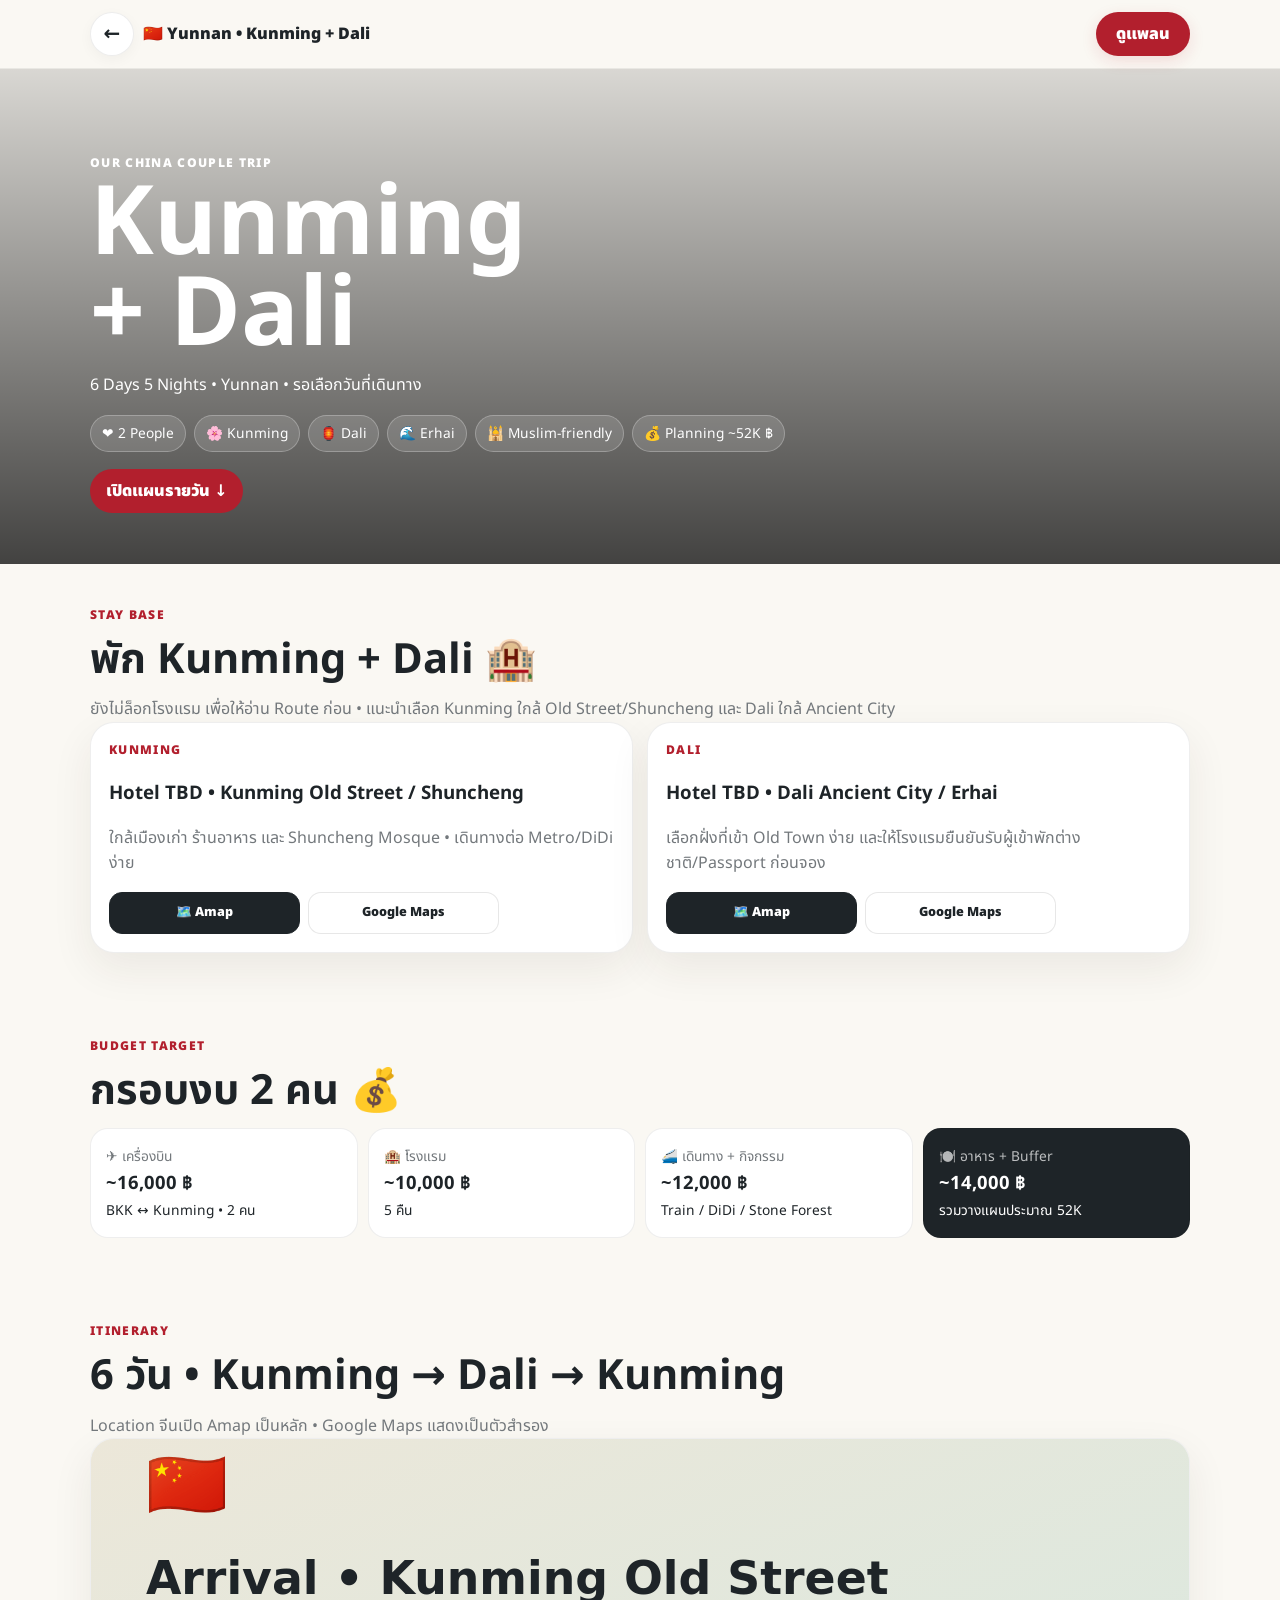
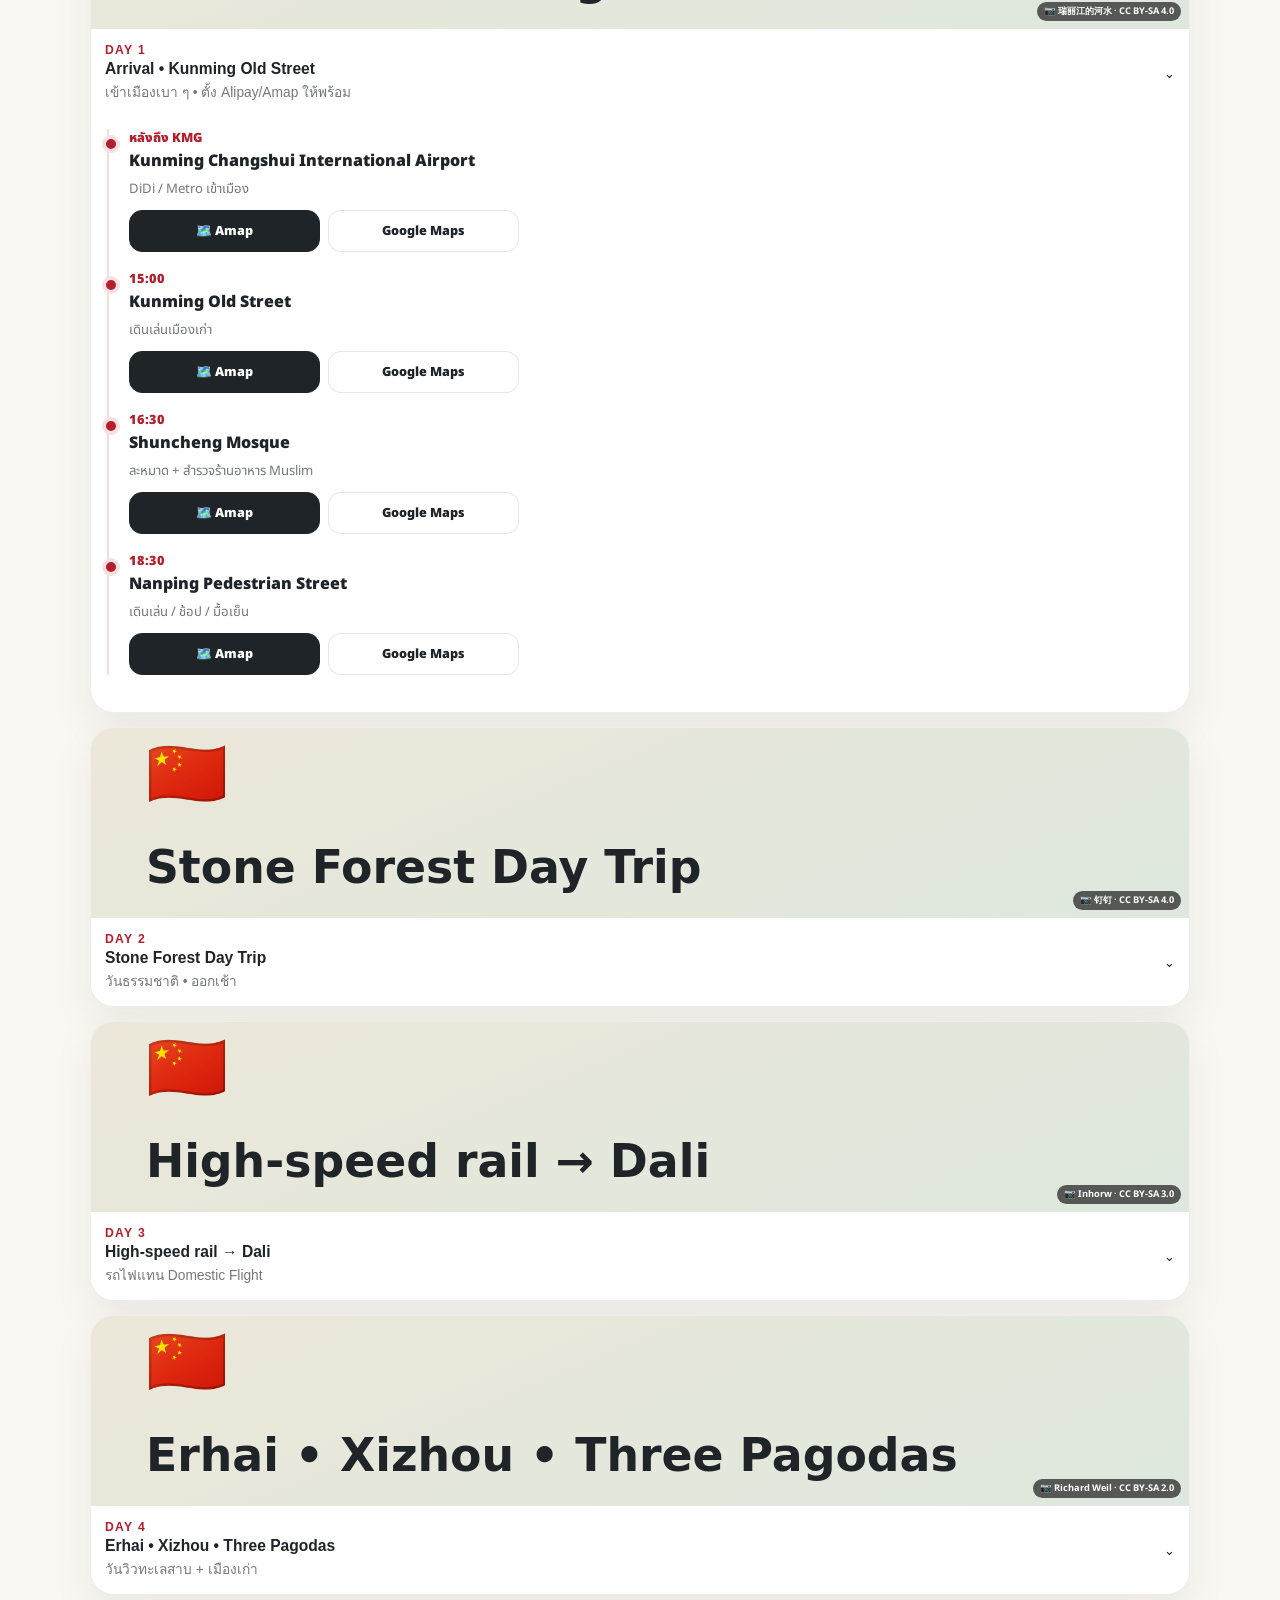
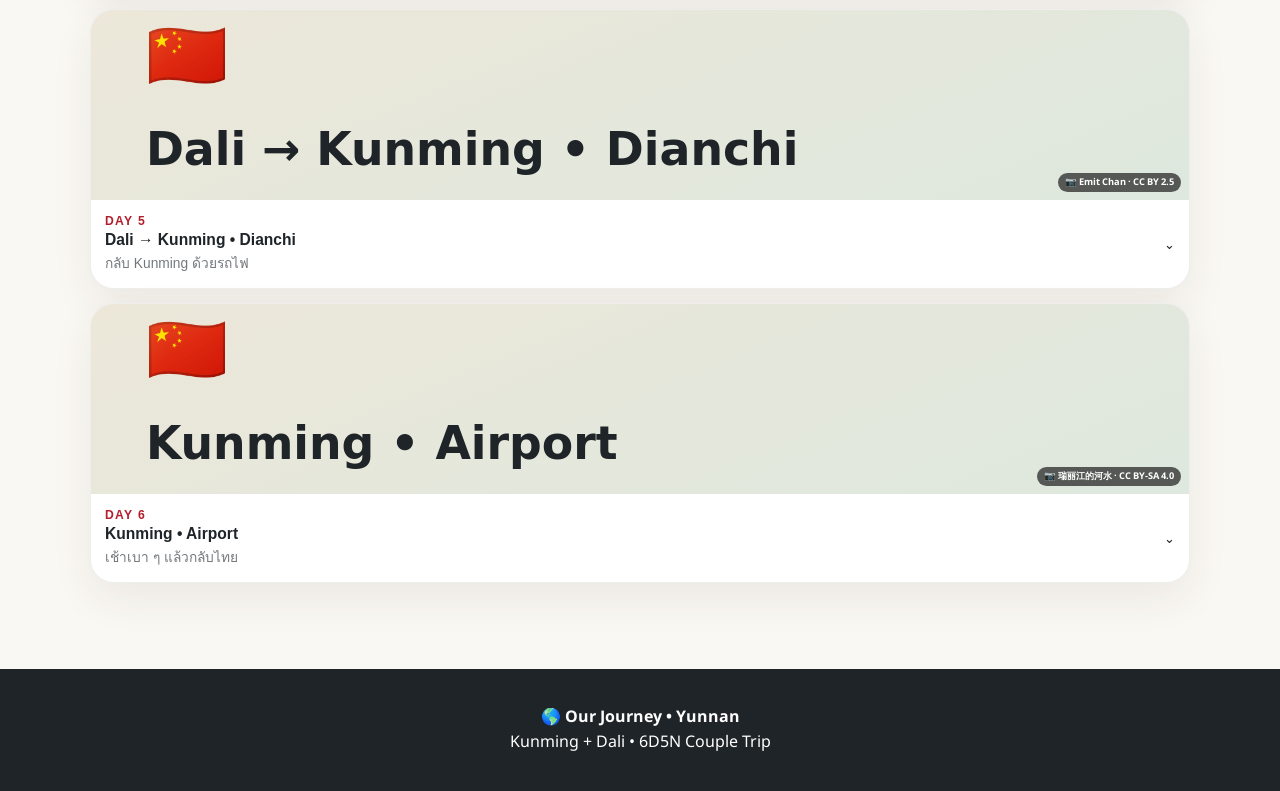
<file: yunnan/index.html>
<!doctype html><html lang="th"><head><meta charset="utf-8"><meta name="viewport" content="width=device-width,initial-scale=1,viewport-fit=cover"><meta name="theme-color" content="#B21F2D"><meta name="robots" content="noindex,nofollow,noarchive"><title>Yunnan • Kunming + Dali 6D5N 🇨🇳</title><link href="https://fonts.googleapis.com/css2?family=Noto+Sans+Thai:wght@400;600;700;800;900&display=swap" rel="stylesheet"><style>
:root{--bg:#FAF8F3;--red:#B21F2D;--dark:#1E2428;--green:#247f4c;--cream:#F5EFE4;--muted:#73787c;--line:#0001;--shadow:0 16px 42px #3a2a1e13}*{box-sizing:border-box}html{scroll-behavior:smooth}body{margin:0;background:var(--bg);color:var(--dark);font-family:'Noto Sans Thai',system-ui,sans-serif;line-height:1.55}.wrap{width:min(1100px,calc(100% - 22px));margin:auto}.nav{position:sticky;top:0;z-index:40;background:#faf8f3ef;backdrop-filter:blur(14px);-webkit-backdrop-filter:blur(14px);border-bottom:1px solid #0001}.navin{min-height:68px;display:grid;grid-template-columns:minmax(0,1fr) auto;align-items:center;gap:10px;font-weight:900}.brand{min-width:0;display:grid;grid-template-columns:44px minmax(0,1fr);align-items:center;gap:9px}.brand>span{min-width:0;overflow:hidden;text-overflow:ellipsis;white-space:nowrap}.back{width:44px;height:44px;border:1px solid #00000012;background:#fff;border-radius:50%;display:grid;place-items:center;text-decoration:none;color:inherit;font-size:20px;box-shadow:0 4px 14px #0000000a}.btn{border:0;border-radius:999px;background:var(--red);color:#fff;min-height:44px;padding:0 16px;text-decoration:none;font-weight:900;display:inline-flex;align-items:center;justify-content:center;gap:6px}.nav .btn{min-width:94px;white-space:nowrap;box-shadow:0 5px 16px #b21f2d22}.hero{min-height:55vh;color:#fff;display:flex;align-items:end;background:linear-gradient(#0002,#000b),url('https://images.unsplash.com/photo-1537531383496-f4749b8032cf?auto=format&fit=crop&w=1800&q=86') center/cover}.hero .wrap{padding:72px 0 38px}.hero h1{font-size:clamp(3rem,10vw,6rem);line-height:.95;margin:6px 0 12px}.ey{font-size:.76rem;font-weight:900;letter-spacing:.11em;color:var(--red)}.hero .ey{color:#fff}.chips{display:flex;gap:8px;flex-wrap:wrap;margin:17px 0}.chip{padding:7px 11px;border-radius:999px;background:#ffffff22;border:1px solid #ffffff40;font-size:.86rem}.sec{padding:42px 0}.head h2{font-size:clamp(1.8rem,5vw,2.6rem);margin:4px 0}.muted{color:var(--muted)}.small{font-size:.86rem}.grid{display:grid;grid-template-columns:1fr 1fr;gap:14px}.card{background:#fff;border:1px solid var(--line);border-radius:24px;box-shadow:var(--shadow);overflow:hidden}.pad{padding:18px}.maps{display:grid;grid-template-columns:repeat(2,minmax(0,1fr));gap:8px;margin-top:11px;max-width:390px}.map{min-width:0;min-height:42px;display:inline-flex;align-items:center;justify-content:center;padding:8px 12px;border-radius:13px;background:var(--dark);color:#fff;font-weight:900;text-decoration:none;font-size:.79rem;border:1px solid var(--dark);text-align:center}.map.soft{background:#fff;color:var(--dark);border-color:#00000018}.map:active{transform:scale(.98)}.budgetgrid{display:grid;grid-template-columns:repeat(4,1fr);gap:10px}.budget{padding:15px;border-radius:18px;background:#fff;border:1px solid var(--line)}.budget b{display:block;font-size:1.15rem}.budget.total{background:var(--dark);color:#fff}.day{margin-bottom:14px}.daymedia{position:relative;overflow:hidden;background:linear-gradient(135deg,#e9e6df,#f5efe4)}.dayhero{width:100%;height:190px;display:block;object-fit:cover;background:#e9e6df}.photo-credit{position:absolute;right:8px;bottom:8px;z-index:2;max-width:calc(100% - 16px);padding:4px 7px;border-radius:999px;background:#111a;color:#fff;text-decoration:none;font-size:.58rem;font-weight:700;line-height:1.2;backdrop-filter:blur(5px);-webkit-backdrop-filter:blur(5px)}.daybtn{width:100%;border:0;background:#fff;padding:14px;display:grid;grid-template-columns:1fr auto;gap:12px;align-items:center;text-align:left;color:inherit;cursor:pointer}.daybtn h3{font:900 1.2rem inherit;margin:3px 0}.body{display:grid;grid-template-rows:0fr;opacity:0;transition:.38s}.body>.inside{overflow:hidden}.day.open .body{grid-template-rows:1fr;opacity:1}.innerpad{padding:0 16px 19px}.timeline{border-left:2px solid #b21f2d26;padding-left:20px;margin-top:12px}.step{position:relative;margin:0 0 18px}.step:before{content:'';position:absolute;left:-27px;top:6px;width:10px;height:10px;border-radius:50%;background:var(--red);border:4px solid #f7dfe2}.time{color:var(--red);font-size:.8rem;font-weight:900}.place{font-weight:900}.note{margin-top:5px;color:var(--muted);font-size:.82rem}.footer{background:var(--dark);color:#fff;text-align:center;padding:36px 0;margin-top:30px}@media(max-width:760px){.grid{grid-template-columns:1fr}.budgetgrid{grid-template-columns:1fr 1fr}.hero{min-height:50vh}.navin{gap:8px}.brand>span{font-size:.88rem}.nav .btn{min-width:88px;padding:0 13px}.maps{max-width:none}.dayhero{height:168px}}@media(max-width:480px){.budgetgrid{grid-template-columns:1fr}.brand>span{font-size:.82rem}.map{font-size:.75rem;min-height:40px}}
</style><link rel="icon" type="image/png" sizes="192x192" href="/tokyo-winter-trip-2026/our-journey-icon-192-v5.png"><link rel="apple-touch-icon" sizes="180x180" href="/tokyo-winter-trip-2026/our-journey-icon-180-v5.png"></head><body>
<nav class="nav"><div class="wrap navin"><div class="brand"><a class="back" href="../" aria-label="กลับหน้า Trips">←</a><span>🇨🇳 Yunnan • Kunming + Dali</span></div><a class="btn" href="#days">ดูแพลน</a></div></nav>
<header class="hero"><div class="wrap"><div class="ey">OUR CHINA COUPLE TRIP</div><h1>Kunming<br>+ Dali</h1><div>6 Days 5 Nights • Yunnan • รอเลือกวันที่เดินทาง</div><div class="chips"><span class="chip">❤️ 2 People</span><span class="chip">🌸 Kunming</span><span class="chip">🏮 Dali</span><span class="chip">🌊 Erhai</span><span class="chip">🕌 Muslim-friendly</span><span class="chip">💰 Planning ~52K ฿</span></div><a class="btn" href="#days">เปิดแผนรายวัน ↓</a></div></header>
<main><section class="sec"><div class="wrap"><div class="head"><div class="ey">STAY BASE</div><h2>พัก Kunming + Dali 🏨</h2><div class="muted">ยังไม่ล็อกโรงแรม เพื่อให้อ่าน Route ก่อน • แนะนำเลือก Kunming ใกล้ Old Street/Shuncheng และ Dali ใกล้ Ancient City</div></div><div class="grid"><article class="card"><div class="pad"><div class="ey">KUNMING</div><h3>Hotel TBD • Kunming Old Street / Shuncheng</h3><p class="muted">ใกล้เมืองเก่า ร้านอาหาร และ Shuncheng Mosque • เดินทางต่อ Metro/DiDi ง่าย</p><div class="maps"><a class="map" href="https://uri.amap.com/search?keyword=%E6%98%86%E6%98%8E%E8%80%81%E8%A1%97&view=map&src=ourjourney&callnative=1" target="_blank" rel="noopener">🗺️ Amap</a><a class="map soft" href="https://www.google.com/maps/search/?api=1&query=Kunming+Old+Street" target="_blank" rel="noopener">Google Maps</a></div></div></article><article class="card"><div class="pad"><div class="ey">DALI</div><h3>Hotel TBD • Dali Ancient City / Erhai</h3><p class="muted">เลือกฝั่งที่เข้า Old Town ง่าย และให้โรงแรมยืนยันรับผู้เข้าพักต่างชาติ/Passport ก่อนจอง</p><div class="maps"><a class="map" href="https://uri.amap.com/search?keyword=%E5%A4%A7%E7%90%86%E5%8F%A4%E5%9F%8E&view=map&src=ourjourney&callnative=1" target="_blank" rel="noopener">🗺️ Amap</a><a class="map soft" href="https://www.google.com/maps/search/?api=1&query=Dali+Ancient+City" target="_blank" rel="noopener">Google Maps</a></div></div></article></div></div></section>
<section class="sec"><div class="wrap"><div class="head"><div class="ey">BUDGET TARGET</div><h2>กรอบงบ 2 คน 💰</h2></div><div class="budgetgrid"><div class="budget"><span class="muted small">✈️ เครื่องบิน</span><b>~16,000 ฿</b><span class="small">BKK ↔ Kunming • 2 คน</span></div><div class="budget"><span class="muted small">🏨 โรงแรม</span><b>~10,000 ฿</b><span class="small">5 คืน</span></div><div class="budget"><span class="muted small">🚄 เดินทาง + กิจกรรม</span><b>~12,000 ฿</b><span class="small">Train / DiDi / Stone Forest</span></div><div class="budget total"><span class="small" style="opacity:.7">🍽️ อาหาร + Buffer</span><b>~14,000 ฿</b><span class="small">รวมวางแผนประมาณ 52K</span></div></div></div></section>
<section class="sec" id="days"><div class="wrap"><div class="head"><div class="ey">ITINERARY</div><h2>6 วัน • Kunming → Dali → Kunming</h2><div class="muted">Location จีนเปิด Amap เป็นหลัก • Google Maps แสดงเป็นตัวสำรอง</div></div><div id="daysbox"></div></div></section></main><footer class="footer"><b>🌎 Our Journey • Yunnan</b><div>Kunming + Dali • 6D5N Couple Trip</div></footer>
<script>
const A=q=>'https://uri.amap.com/search?keyword='+encodeURIComponent(q)+'&view=map&src=ourjourney&callnative=1',G=q=>'https://www.google.com/maps/search/?api=1&query='+encodeURIComponent(q);
const days=[
['Arrival • Kunming Old Street','เข้าเมืองเบา ๆ • ตั้ง Alipay/Amap ให้พร้อม',[['หลังถึง KMG','Kunming Changshui International Airport','昆明长水国际机场','DiDi / Metro เข้าเมือง'],['15:00','Kunming Old Street','昆明老街','เดินเล่นเมืองเก่า'],['16:30','Shuncheng Mosque','顺城清真寺','ละหมาด + สำรวจร้านอาหาร Muslim'],['18:30','Nanping Pedestrian Street','南屏步行街','เดินเล่น / ช้อป / มื้อเย็น']]],
['Stone Forest Day Trip','วันธรรมชาติ • ออกเช้า',[['07:30','ออกจาก Kunming','昆明市','ทัวร์/รถรับส่งตามรอบจริง'],['09:30','Stone Forest Scenic Area','石林风景区','เที่ยว Stone Forest'],['16:30','กลับ Kunming','昆明市','พัก'],['18:30','Shuncheng Muslim Food Area','顺城街清真美食','มื้อเย็นฮาลาล']]],
['High-speed rail → Dali','รถไฟแทน Domestic Flight',[['08:00','Kunming South Railway Station','昆明南站','Passport + ตั๋วรถไฟ'],['10:30','Dali Railway Station','大理站','DiDi เข้า Old Town'],['13:00','Dali Ancient City','大理古城','เช็กอิน / เดินเมืองเก่า'],['17:00','Dali Old Town Evening','大理古城','คาเฟ่ / ช้อป / มื้อเย็น']]],
['Erhai • Xizhou • Three Pagodas','วันวิวทะเลสาบ + เมืองเก่า',[['08:30','Erhai Lake','洱海','เริ่มเส้นรอบทะเลสาบ'],['10:30','Xizhou Ancient Town','喜洲古镇','เมืองเก่า / คาเฟ่'],['14:30','Three Pagodas','崇圣寺三塔文化旅游区','ถ่ายรูป / เดินชม'],['18:00','Dali Ancient City','大理古城','กลับ Old Town']]],
['Dali → Kunming • Dianchi','กลับ Kunming ด้วยรถไฟ',[['09:00','Dali Railway Station','大理站','รถไฟกลับ Kunming'],['12:00','Kunming South Railway Station','昆明南站','ฝาก/ย้ายกระเป๋า'],['14:30','Dianchi Haigeng Park','滇池海埂公园','เดินเล่นริมทะเลสาบ'],['17:30','Dounan Flower Market','斗南花市','ตลาดดอกไม้ / ของฝาก']]],
['Kunming • Airport','เช้าเบา ๆ แล้วกลับไทย',[['09:00','Kunming Old Street','昆明老街','ซื้อของฝาก'],['11:00','Shuncheng Mosque / Muslim Lunch','顺城清真寺','มื้อสุดท้าย'],['ก่อนบิน 3 ชม.','Kunming Changshui International Airport','昆明长水国际机场','DiDi/Metro ไปสนามบิน']]]
];
const dayImages=[
"https://upload.wikimedia.org/wikipedia/commons/thumb/b/ba/%E6%98%86%E6%98%8E%E8%80%81%E8%A1%97-%E4%BA%91%E7%91%9E%E4%B8%9C%E8%B7%AF.jpg/960px-%E6%98%86%E6%98%8E%E8%80%81%E8%A1%97-%E4%BA%91%E7%91%9E%E4%B8%9C%E8%B7%AF.jpg",
"https://upload.wikimedia.org/wikipedia/commons/thumb/2/23/Stone_Forest%2C_Yunnan.jpg/960px-Stone_Forest%2C_Yunnan.jpg",
"https://upload.wikimedia.org/wikipedia/commons/4/49/The_old_town_of_Dali.JPG",
"https://upload.wikimedia.org/wikipedia/commons/thumb/7/7b/Lake_Erha%C3%AF.jpg/960px-Lake_Erha%C3%AF.jpg",
"https://upload.wikimedia.org/wikipedia/commons/thumb/0/0d/%E6%98%86%E6%98%8E%E6%BB%87%E6%B1%A0.jpg/960px-%E6%98%86%E6%98%8E%E6%BB%87%E6%B1%A0.jpg",
"https://upload.wikimedia.org/wikipedia/commons/thumb/b/b8/%E6%98%86%E6%98%8E%E8%80%81%E8%A1%97-%E6%96%87%E5%BA%99%E7%9B%B4%E8%A1%97.jpg/960px-%E6%98%86%E6%98%8E%E8%80%81%E8%A1%97-%E6%96%87%E5%BA%99%E7%9B%B4%E8%A1%97.jpg"
];
const dayCredits=[
['瑞丽江的河水 · CC BY-SA 4.0','https://commons.wikimedia.org/wiki/File:昆明老街-云瑞东路.jpg'],
['钉钉 · CC BY-SA 4.0','https://commons.wikimedia.org/wiki/File:Stone_Forest,_Yunnan.jpg'],
['Inhorw · CC BY-SA 3.0','https://commons.wikimedia.org/wiki/File:The_old_town_of_Dali.JPG'],
['Richard Weil · CC BY-SA 2.0','https://commons.wikimedia.org/wiki/File:Lake_Erhaï.jpg'],
['Emit Chan · CC BY 2.5','https://commons.wikimedia.org/wiki/File:昆明滇池.jpg'],
['瑞丽江的河水 · CC BY-SA 4.0','https://commons.wikimedia.org/wiki/File:昆明老街-文庙直街.jpg']
];
const dayFallback=label=>'data:image/svg+xml;charset=UTF-8,'+encodeURIComponent(`<svg xmlns="http://www.w3.org/2000/svg" viewBox="0 0 1200 500"><defs><linearGradient id="g" x1="0" y1="0" x2="1" y2="1"><stop stop-color="#efe7d8"/><stop offset="1" stop-color="#dbe8df"/></linearGradient></defs><rect width="1200" height="500" fill="url(#g)"/><text x="60" y="220" font-size="72">🇨🇳</text><text x="60" y="315" font-family="system-ui,sans-serif" font-size="50" font-weight="700" fill="#1E2428">${label}</text></svg>`);
const box=document.getElementById('daysbox');days.forEach((d,i)=>{const el=document.createElement('article');el.className='card day'+(i===0?' open':'');el.innerHTML=`<div class="daymedia"><img class="dayhero" src="${dayImages[i]}" alt="${d[0]}" loading="lazy" decoding="async" referrerpolicy="no-referrer"><a class="photo-credit" href="${dayCredits[i][1]}" target="_blank" rel="noopener">📷 ${dayCredits[i][0]}</a></div><button class="daybtn"><div><div class="ey">DAY ${i+1}</div><h3>${d[0]}</h3><div class="muted small">${d[1]}</div></div><span>⌄</span></button><div class="body"><div class="inside"><div class="innerpad"><div class="timeline">${d[2].map(s=>`<div class="step"><div class="time">${s[0]}</div><div class="place">${s[1]}</div><div class="note">${s[3]}</div><div class="maps"><a class="map" target="_blank" rel="noopener" href="${A(s[2])}">🗺️ Amap</a><a class="map soft" target="_blank" rel="noopener" href="${G(s[1]+' Yunnan China')}">Google Maps</a></div></div>`).join('')}</div></div></div></div>`;const img=el.querySelector('.dayhero');img?.addEventListener('error',()=>{img.src=dayFallback(d[0])},{once:true});el.querySelector('.daybtn').onclick=()=>el.classList.toggle('open');box.appendChild(el)});
</script></body></html>
</file>
